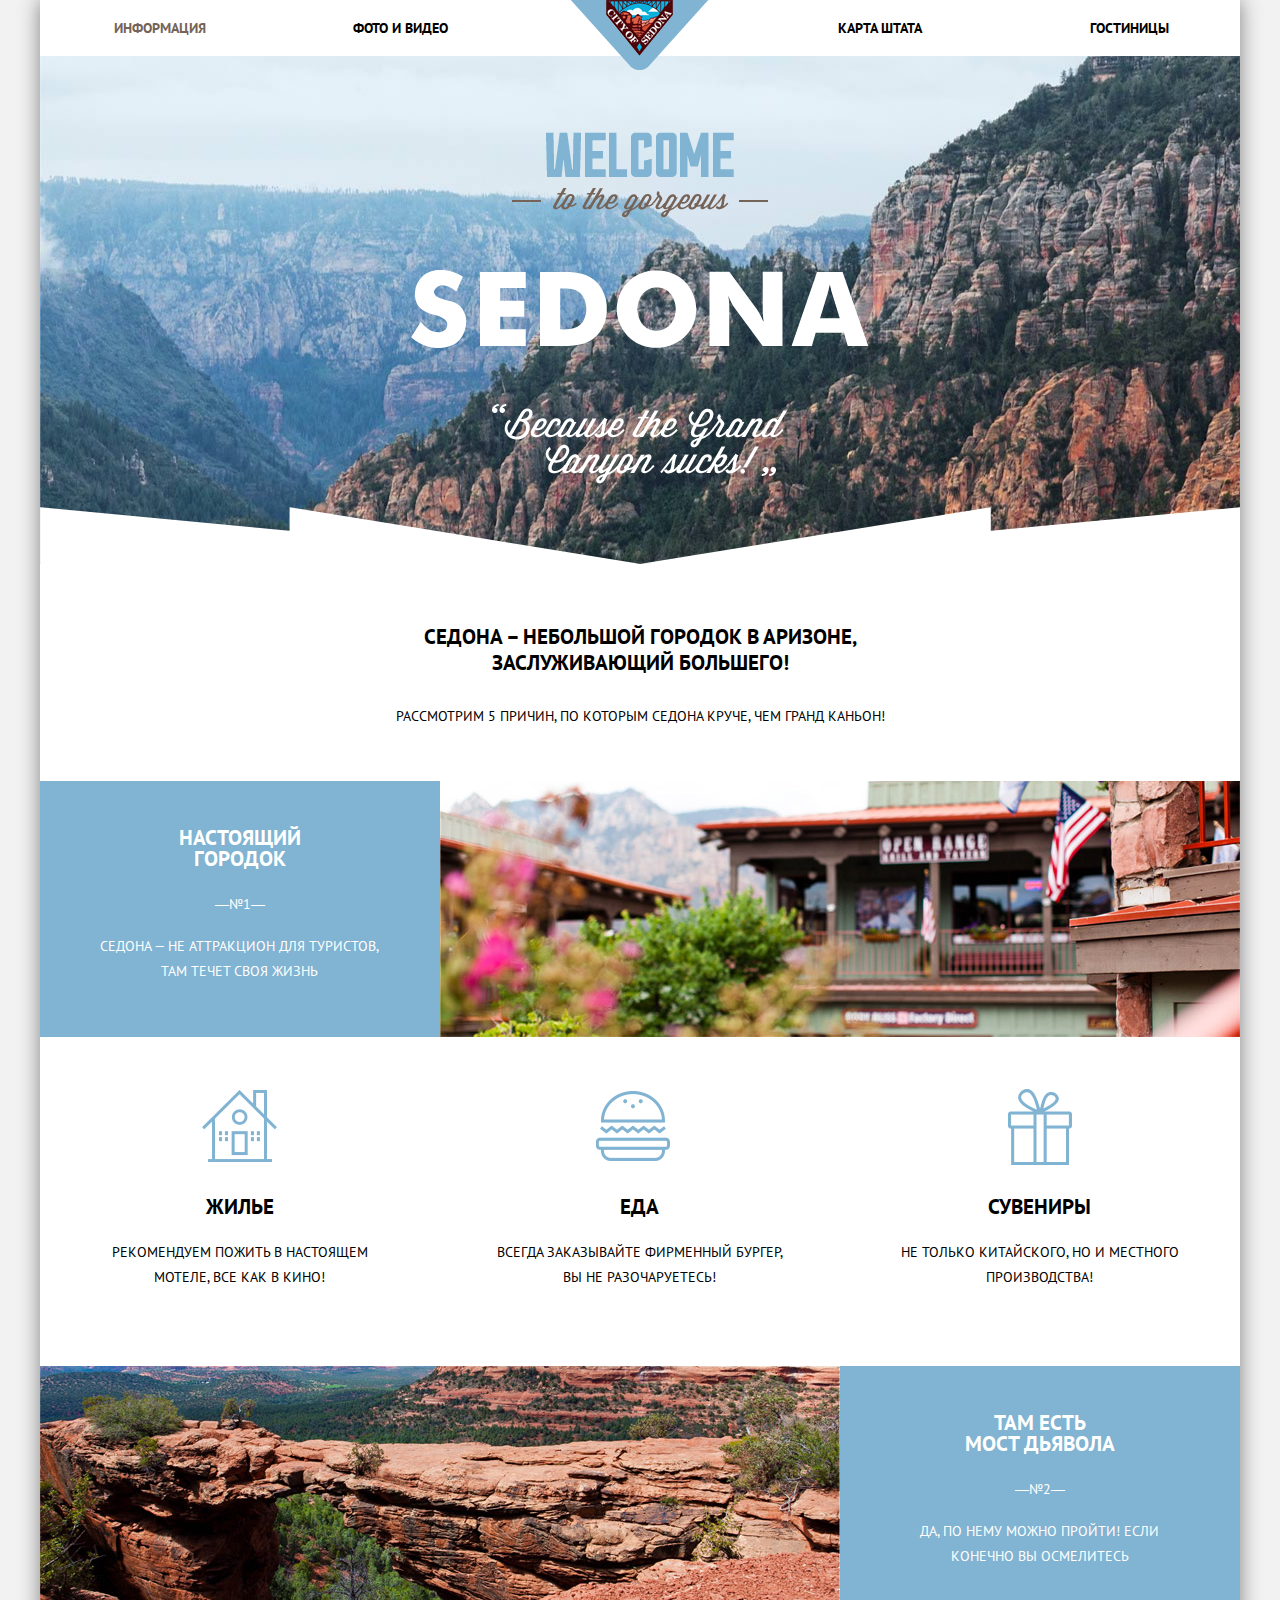
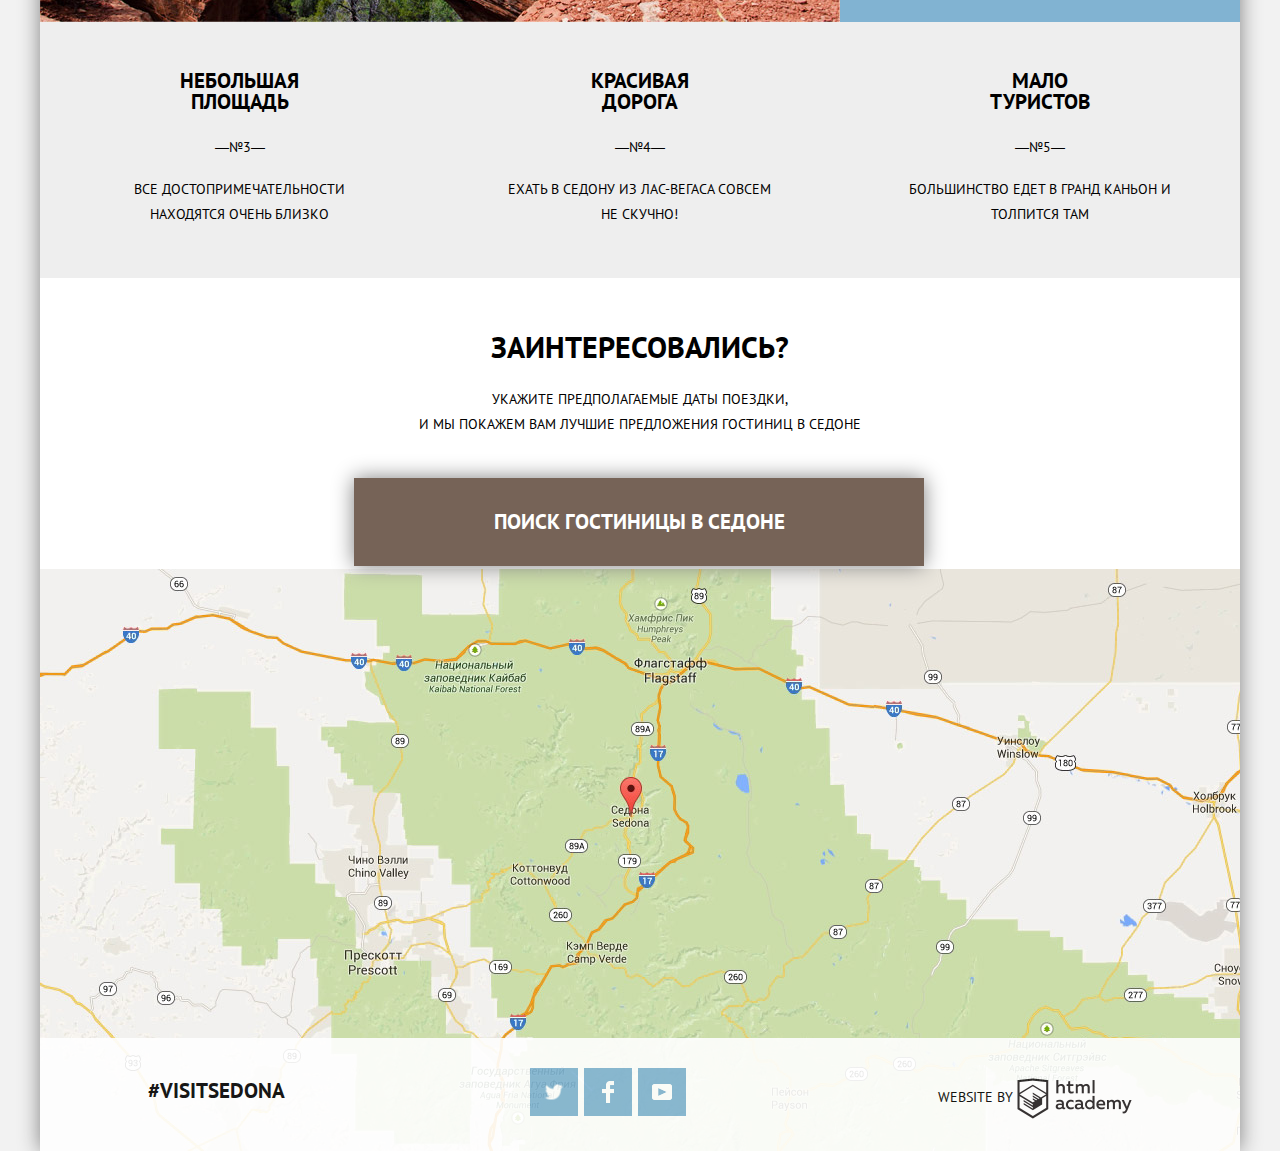
<file: index.html>
<!DOCTYPE html>
<html lang="ru">
<head>
  <meta charset="UTF-8">
  <title>Sedona</title>
  <link rel="stylesheet" href="css/normalize.css">
  <link href="https://fonts.googleapis.com/css?family=PT+Sans:400,700&amp;subset=cyrillic" rel="stylesheet">
  <link rel="stylesheet" href="css/style.min.css">
</head>
<body class="container">
  <header class="main-header">
    <nav class="main-nav">
      <ul>
        <li><a class="disabled">Информация</a></li>
        <li><a href="#">Фото и видео</a></li>
        <li class="logo"><a title="Логотип"></a></li>
        <li><a href="#">Карта штата</a></li>
        <li><a href="hotels.html">Гостиницы</a></li>
      </ul>
    </nav>
  </header>
  <main>
    <div class="welcome-text">
      <img src="img/sedona-main.png" alt="welcome-text" width="458">
    </div>
    <div class="promo">
      <p class="promo-title">Седона – небольшой городок в Аризоне, заслуживающий большего!</p>
      <p class="promo-text">Рассмотрим 5 причин, по которым Седона круче, чем Гранд Каньон!</p>
    </div>
    <div class="reasons">
      <div class="reason-item">
        <h2 class="reason-item-title">Настоящий городок</h2>
        <span class="reason-item-number">―№1―</span>
        <p class="reason-item-text">Седона — не аттракцион для туристов, там течет своя жизнь</p>
      </div>
      <img src="img/market.jpg" alt="Гостиница" width="66.66666%">
    </div>
    <div class="features">
      <div class="feature-item feature-house">
        <h2 class="feature-item-title">Жилье</h2>
        <p class="feature-item-text">Рекомендуем пожить в настоящем мотеле, все как в кино!</p>
      </div>
      <div class="feature-item feature-meal">
        <h2 class="feature-item-title">Еда</h2>
        <p class="feature-item-text">Всегда заказывайте фирменный бургер, вы не разочаруетесь!</p>
      </div>
      <div class="feature-item feature-gift">
        <h2 class="feature-item-title">Сувениры</h2>
        <p class="feature-item-text">Не только Китайского, но и местного производства!</p>
      </div>
    </div>
    <div class="reasons">
      <img src="img/bridge.jpg" alt="Мост Дьявола" width="66.66666%">
      <div class="reason-item">
        <h2 class="reason-item-title">Там есть <br> мост Дьявола</h2>
        <span class="reason-item-number">―№2―</span>
        <p class="reason-item-text">Да, по нему можно пройти! Если конечно вы осмелитесь</p>
      </div>
    </div>
    <div class="reasons-grey">
      <div class="reason-item">
        <h2 class="reason-item-title">Небольшая площадь</h2>
        <span class="reason-item-number">―№3―</span>
        <p class="reason-item-text">Все достопримечательности находятся очень близко</p>
      </div>
      <div class="reason-item">
        <h2 class="reason-item-title">Красивая дорога</h2>
        <span class="reason-item-number">―№4―</span>
        <p class="reason-item-text">Ехать в Седону из Лас-Вегаса совсем не скучно!</p>
      </div>
      <div class="reason-item">
        <h2 class="reason-item-title">Мало туристов</h2>
        <span class="reason-item-number">―№5―</span>
        <p class="reason-item-text">Большинство едет в Гранд Каньон и толпится там</p>
      </div>
    </div>
    <div class="search">
      <h2 class="search-title">Заинтересовались?</h2>
      <p class="search-text">Укажите предполагаемые даты поездки, <br> и мы покажем вам лучшие предложения гостиниц в Седоне</p>
      <div class="map">
        <script type="text/javascript" charset="utf-8" async src="https://api-maps.yandex.ru/services/constructor/1.0/js/?um=constructor%3Aecfb2c292eefc40df33bcd1edb93f7906d83bc614d5f84deba878bf27538d0d1&amp;min-width=768&amp;height=593&amp;lang=ru_RU&amp;scroll=true"></script>
      </div>
      <form action="#" method="post">
        <a href="form.html" class="search-form-title">Поиск гостиницы в Седоне</a>
      <div class="form-content">
       <p>      
        <label for="to">
          Дата заезда: 
        </label>  
        <input type="text" id="to" name="to" value="24 апреля 2017">
        <label class="calendar-icon" for="to"></label>
      </p>
      <p> 
        <label for="from">
          Дата выезда:
        </label>  
        <input type="text" id="from" name="from" value="4 июля 2017">
        <label class="calendar-icon" for="from"></label>
      </p>
      <div class="people-count clearfix">
       <p class="adults">  
        <label for="adults">Взрослые:</label>
        <span class="input-wraper">
          <a href="#" class="search-form-minus">Меньше</a>
          <input type="text" name="adults" id="adults" value="2"> 
          <a href="#" class="search-form-plus">Больше</a>
        </span>
       </p>
       <p class="children">  
         <label for="children">Дети:</label>
        <span class="input-wraper">
          <a href="#" class="search-form-minus">Меньше</a>
          <input type="text" name="children" id="children" value="0"> 
          <a href="#" class="search-form-plus">Больше</a>
        </span>
       </p>
        </div>
        <input type="submit" value="Найти">
      </div>
      </form>
    </div>
  </main>
  <footer class="main-footer">
    <div class="footer-hash">
      <span>#visitsedona</span>
    </div>
    <div class="footer-social">
      <ul>
        <li><a class="footer-social-btn btn-tw" href="#">Твиттер</a></li>
        <li><a class="footer-social-btn btn-fb" href="#">Фейсбук</a></li>
        <li><a class="footer-social-btn btn-ytb" href="#">Ютуб</a></li>
      </ul>
    </div>
    <div class="footer-developer">
      website by 
      <a href="#">HTML academy</a>
    </div>
  </footer>
  <script src="js/script.min.js"></script>
</body>
</html>
</file>
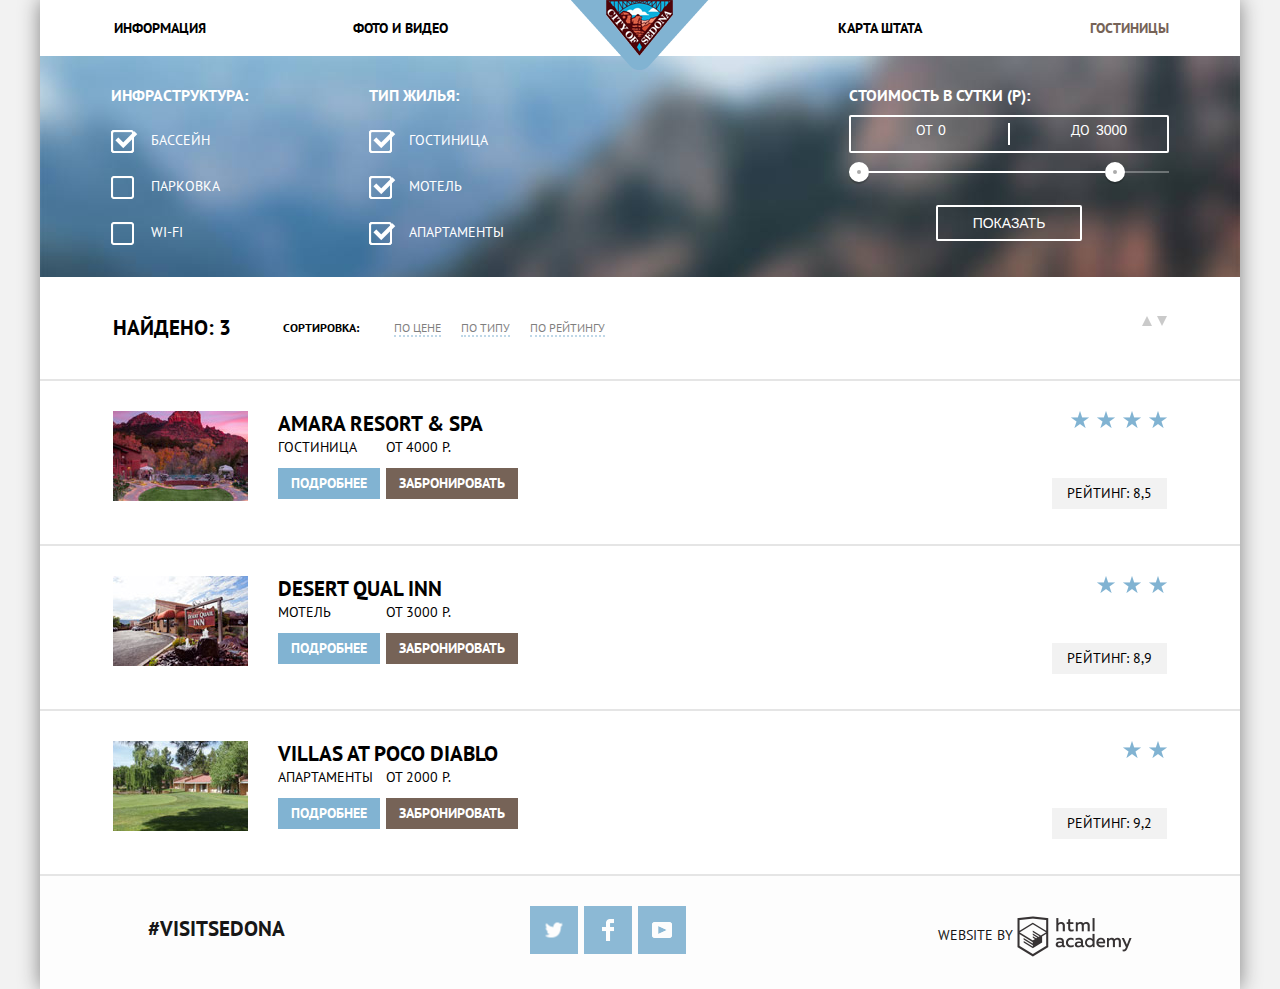
<file: hotels.html>
<!DOCTYPE html>
<html lang="ru">
<head>
  <meta charset="UTF-8">
  <title>Sedona</title>
  <link rel="stylesheet" href="css/normalize.css">
  <link href="https://fonts.googleapis.com/css?family=PT+Sans:400,700&amp;subset=cyrillic" rel="stylesheet">
  <link rel="stylesheet" href="css/style.min.css">
</head>
<body class="container">
  <header class="main-header">
    <nav class="main-nav">
      <ul>
        <li><a href="index.html">Информация</a></li>
        <li><a href="#">Фото и видео</a></li>
        <li class="logo"><a href="index.html" title="Логотип"></a></li>
        <li><a href="#">Карта штата</a></li>
        <li><a class="disabled">Гостиницы</a></li>
      </ul>
    </nav>
  </header>
  <main>
   <div class="hotel-main-chose-block clearfix">
    <div class="hotel-main-chose">
      <h2 class="hotel-main-title">Инфраструктура:</h2>
       
        <input type="checkbox" checked id="swimming-pool" value="swimming-pool">
        <label for="swimming-pool">Бассейн</label>
        <input type="checkbox" id="park" value="park">
        <label for="park">Парковка</label>
        <input type="checkbox" id="Wi-Fi" value="Wi-Fi">
        <label for="Wi-Fi">Wi-Fi</label>
    </div>
    <div class="hotel-main-chose">
      <h2 class="hotel-main-title">Тип жилья:</h2>
      
      <input type="checkbox" id="hottel" value="hottel" checked>
      <label for="hottel">Гостиница</label>
      <input type="checkbox" id="mot" value="mot" checked>
      <label for="mot">Мотель</label>
      <input type="checkbox" id="apartment" value="apartment" checked>
      <label for="apartment">Апартаменты</label>
    </div>
    <div class="filter-range">
      <div class="filter-range-title">Стоимость в сутки (р):
      </div>
      <div class="price-controls">
        <label class="min-price">от <input type="text" name="min-price" value="0"></label>
        <label class="max-price">до <input type="text" name="max-price" value="3000"></label>
      </div>
      <div class="range-controls">
        <div class="scale">
          <div class="bar"></div>
        </div>
        <div class="range-toggle range-toggle-min"></div>
        <div class="range-toggle range-toggle-max"></div>
      </div>
      <button class="btn-transparent" type="submit">Показать</button>
     </div>
    </div>
    <div class="hotal-search">
      <h2 class="hotal-search-title">Найдено: 3</h2>
      <h3>Сортировка:</h3>
      <ul class="hotel-main-breadcrums">
        <li><a href="#">По цене</a></li>
        <li><a href="#">По типу</a></li>
        <li><a href="#">По рейтингу</a></li>
      </ul>
      <div class="arrows-block">
        <b class="arrow-top"></b>
        <b class="arrow-bottom"></b>
      </div>
    </div>
    <div class="main-hotels">
      <div class="hotel-item">
       <div class="hotel-item-view">
        <img src="img/amara.jpg" alt="Amara resort & SPA">
        </div>
        <div class="hotel-item-info">
        <h2 class="hotel-item-title"><a href="#">Amara resort & SPA</a></h2>
        <div class="hotel-item-more-block">
        <span class="hotel-item-sort">Гостиница</span>
        <a href="#" class="hotel-item-btn-more">Подробнее</a>
        </div>
        <div class="hotel-item-price-block">
        <span class="hotel-item-price">От 4000 р.</span>
        <a href="#" class="hotel-item-btn-booking">Забронировать</a>
        </div>
        </div>
        <div class="hotel-item-status">
          <span></span>
          <span></span>
          <span></span>
          <span></span>
          <span class="hotel-item-rang">Рейтинг: 8,5</span>
        </div>
      </div>
      <div class="hotel-item">
       <div class="hotel-item-view">
        <img src=img/desert.jpg alt="Desert qual inn">
        </div>
        <div class="hotel-item-info">
        <h2 class="hotel-item-title"><a href="#">Desert qual inn</a></h2>
        <div class="hotel-item-more-block">
        <span class="hotel-item-sort">Мотель</span>
        <a href="#" class="hotel-item-btn-more">Подробнее</a>
        </div>
        <div class="hotel-item-price-block">
        <span class="hotel-item-price">От 3000 р.</span>
        <a href="#" class="hotel-item-btn-booking">Забронировать</a>
        </div>
        </div>
        <div class="hotel-item-status">
          <span></span>
          <span></span>
          <span></span>
          <span class="hotel-item-rang">Рейтинг: 8,9</span>
        </div>
      </div>
      <div class="hotel-item">
       <div class="hotel-item-view">
        <img src="img/villas.jpg" alt="Villas at poco diablo">
        </div>
        <div class="hotel-item-info">
        <h2 class="hotel-item-title"><a href="#">Villas at poco diablo</a></h2>
        <div class="hotel-item-more-block">
        <span class="hotel-item-sort">Апартаменты</span>
        <a href="#" class="hotel-item-btn-more">Подробнее</a>
        </div>
        <div class="hotel-item-price-block">
        <span class="hotel-item-price">От 2000 р.</span>
        <a href="#" class="hotel-item-btn-booking">Забронировать</a>
        </div>
        </div>
        <div class="hotel-item-status">
          <span></span>
          <span></span>
          <span class="hotel-item-rang">Рейтинг: 9,2</span>
        </div>
      </div>
    </div>
  </main>
  <footer class="main-footer footer-hotels">
      <div class="footer-hash">
          <span>#visitsedona</span>
      </div>
      <div class="footer-social">
          <ul>
              <li><a class="footer-social-btn btn-tw" href="#">Твиттер</a></li>
              <li><a class="footer-social-btn btn-fb" href="#">Фейсбук</a></li>
              <li><a class="footer-social-btn btn-ytb" href="#">Ютуб</a></li>
          </ul>
      </div>
      <div class="footer-developer">
          website by
          <a href="#">HTML academy</a>
      </div>
  </footer>
</body>
</html>
</file>
<file: css/style.min.css>
body{font-family:"PT Sans",sans-serif;text-transform:uppercase;color:#000;font-size:14px;line-height:25px;background:#f2f2f2;max-width:1200px}.container{min-width:768px;margin:0 auto;-webkit-box-shadow:0 0 20px 0 gray;box-shadow:0 0 20px 0 gray;position:relative}.clearfix::after{content:"";display:table;clear:both}.main-header{margin:0;padding:0;background:#fff}.main-header ul{padding:0;margin:0;font-size:0}.main-nav li{width:20%;display:inline-block;list-style:none;vertical-align:top;-webkit-box-sizing:border-box;box-sizing:border-box;font-size:0}.main-nav a{font-size:14px;display:inline-block;width:100%;padding:0 2%;text-align:center;text-decoration:none;color:#000;font-weight:900;line-height:56px;-webkit-box-sizing:border-box;box-sizing:border-box}.main-nav li:last-of-type{padding-left:18px}.logo{position:relative}.logo a{background:url(../img/logo.png) no-repeat;height:70px;position:absolute;top:0;left:50%;margin-left:-69px;z-index:5}.main-nav a:not(.disabled):hover{color:#81b3d2}.main-nav a:not(.disabled):active{color:#bcbcbc}.main-nav .disabled{color:#766357}.welcome-text{background:#dbe8f2;background-image:url(../img/liner.png),url(../img/background.jpg);background-repeat:no-repeat;background-position:bottom center,center 21%}.welcome-text img{display:block;width:458px;min-height:352px;padding-top:76px;padding-bottom:80px;margin-right:auto;margin-left:auto}.promo{background:#fff}.promo-title{display:block;width:50%;margin:0;margin:0 auto;font-size:21px;line-height:26px;font-weight:900;padding-top:60px;padding-bottom:28px;text-align:center}.promo-text{margin:0;text-align:center;padding-bottom:52px}.reasons{display:-webkit-box;display:-ms-flexbox;display:flex;-webkit-box-orient:horizontal;-webkit-box-direction:normal;-ms-flex-direction:row;flex-direction:row;-ms-flex-wrap:wrap;flex-wrap:wrap;padding:0;margin:0}.reasons img{width:66.66666%;min-height:256px;-o-object-fit:cover;object-fit:cover}.reason-item{width:33.33333%;background:#81b3d2;color:#fff;text-align:center;padding:0 4%;-webkit-box-sizing:border-box;box-sizing:border-box}.reason-item-title{margin:0;font-weight:700;padding:0 24%;padding-top:15%;padding-bottom:23px;line-height:21px;font-size:21px}.reason-item-text{margin:0;padding-top:17px;padding-bottom:17%}.reasons-grey{display:-webkit-box;display:-ms-flexbox;display:flex;-ms-flex-wrap:wrap;flex-wrap:wrap;-ms-flex-pack:distribute;justify-content:space-around;-webkit-box-orient:horizontal;-webkit-box-direction:normal;-ms-flex-direction:row;flex-direction:row;background:#eee}.reasons-grey .reason-item{background:#eee;color:#000;padding-right:5%;padding-left:5%}.reasons-grey .reason-item-title{padding-top:17%}.reasons-grey .reason-item-text{padding-bottom:18.2%}.features{display:-webkit-box;display:-ms-flexbox;display:flex;-webkit-box-orient:horizontal;-webkit-box-direction:normal;-ms-flex-direction:row;flex-direction:row;-ms-flex-pack:distribute;justify-content:space-around;-ms-flex-wrap:wrap;flex-wrap:wrap;background:#fff}.feature-item{width:33.33333%;text-align:center;padding:0 4%;-webkit-box-sizing:border-box;box-sizing:border-box}.feature-item-title{margin:0;padding-top:159px;padding-bottom:23px;font-size:21px;line-height:21px}.feature-item-text{margin:0;padding-bottom:25%}.feature-house{background:url(../img/house-icon.png) no-repeat 50% 53px}.feature-meal{background:url(../img/meal-icon.png) no-repeat 48% 54px}.feature-gift{background:url(../img/gift-icon.png) no-repeat 50% 52px}.search{background:#fff;text-align:center;position:relative}.search-title{margin:0;font-size:30px;line-height:36px;padding-top:51px;padding-bottom:22px}.search-text{margin:0;padding-bottom:132px}.map{background:url(../img/map.jpg) no-repeat center top;height:582px;width:100%}form{width:570px;position:absolute;z-index:50;top:23%;left:50%;margin-left:-286px;-webkit-box-shadow:0 0 20px 0 grey;box-shadow:0 0 20px 0 grey}.search-form-title{margin:0;font-size:21px;line-height:26px;font-weight:900;padding:31px;display:block;background:#766357;color:#fff;margin:0 auto;-webkit-box-sizing:border-box;box-sizing:border-box;position:relative;z-index:100;text-align:center;text-decoration:none}.search-form-title:hover{background:#604e43}.search-form-title:active{background:#503e33;color:#857871}.form-content{display:block;padding:55px 56px 55px 58px;background:#fff;-webkit-box-sizing:border-box;box-sizing:border-box;font-weight:700;text-align:left;display:none}.form-content-show{display:block;-webkit-animation:slide 1s linear;animation:slide 1s linear}@-webkit-keyframes slide{0%{-webkit-transform:translateY(-80px);transform:translateY(-80px);opacity:.3}100%{-webkit-transform:translateY(0);transform:translateY(0);opacity:1}}.form-content p{font-size:0;margin-bottom:29px;position:relative;display:inline-block}.form-content label:not(.calendar-icon){display:inline-block;width:112px;vertical-align:middle;font-size:14px;font-weight:900}.form-content input[type=text]{font-family:"PT Sans",sans-serif;width:344px;height:38px;display:inline-block;padding:5px 12px;padding-right:40px;-webkit-box-sizing:border-box;box-sizing:border-box;background:#f2f2f2;font-weight:700;color:#000;text-transform:uppercase;border:none;font-size:14px;vertical-align:middle}.form-content input[type=text]:hover{background:#ebebeb}.form-content input[type=text]:focus{background:#fff;border:2px solid #e5e5e5;outline:0}.calendar-icon{position:absolute;top:8px;right:7px;width:21px;height:22px;background:url(../img/spritesheet.png) no-repeat;background-position:-321px -10px;opacity:.5}.calendar-icon:hover{background-position:-280px -10px;opacity:1}.calendar-icon:active{background-position:-321px -10px;opacity:1}.input-wraper{font-size:0}.adults{float:left;width:50%}.children{float:right;width:50%}.adults input[type=text],.children input[type=text],.input-wraper a{font-family:"PT Sans",sans-serif;display:inline-block;width:38px;height:38px;-webkit-box-sizing:border-box;box-sizing:border-box;background:#f2f2f2;padding:5px;vertical-align:middle;text-align:center}.input-wraper input[type=text]{pointer-events:none}.input-wraper input[type=text]:focus{border:none}.children label{text-align:right;padding-right:20px;-webkit-box-sizing:border-box;box-sizing:border-box}.search-form-minus,.search-form-plus{position:relative}.search-form-minus::before,.search-form-plus::before{content:"";position:absolute;top:50%;left:50%;width:12px;height:3px;background:#a9a9a9;-webkit-transform:translate(-50%,-50%);transform:translate(-50%,-50%)}.search-form-plus::after{content:"";position:absolute;top:50%;left:50%;width:3px;height:12px;background:#a9a9a9;-webkit-transform:translate(-50%,-50%);transform:translate(-50%,-50%)}.search-form-minus:hover::before,.search-form-plus:hover::after,.search-form-plus:hover::before{background:#000}.search-form-minus:active::before,.search-form-plus:active::after,.search-form-plus:active::before{background:#81b3d2}input[type=submit]{font-family:"PT Sans",sans-serif;width:100%;border:none;background:#81b3d2;color:#fff;text-transform:uppercase;font-weight:700;font-size:21px;line-height:26px;padding:16px;margin-top:27px}input[type=submit]:hover{background:#669ec0}input[type=submit]:active{background:#5496bd;color:#88b6d1}.main-footer{display:-moz-flex;display:-ms-flex;display:-o-flex;display:-webkit-box;display:-ms-flexbox;display:flex;-ms-flex-wrap:wrap;flex-wrap:wrap;background:#fff;width:100%;opacity:.9;position:absolute;bottom:0;left:0;z-index:5;font-size:0;margin:auto}.footer-hash{margin:40px;margin-left:9%;margin-right:auto}.footer-hash span{font-size:21px;line-height:26px;font-weight:900}.footer-social{width:33.33333%;text-align:center;margin-top:30px}.footer-social ul{margin:0;padding:0;display:-moz-flex;display:-ms-flex;display:-o-flex;display:-webkit-box;display:-ms-flexbox;display:flex;-webkit-box-pack:center;-ms-flex-pack:center;justify-content:center;-webkit-box-align:center;-ms-flex-align:center;align-items:center}.footer-social-btn{display:inline-block;width:48px;height:48px;background:#81b3d2;margin-right:6px;position:relative}.footer-social-btn::before{content:"";position:absolute;width:48px;height:48px;top:50%;left:50%;-webkit-transform:translate(-50%,-50%);transform:translate(-50%,-50%);background:url(../img/spritesheet.png) no-repeat}.btn-tw::before{width:17px;height:15px;background-position:-522px -10px}.btn-fb::before{width:12px;height:22px;background-position:-452px -10px}.btn-ytb::before{width:20px;height:16px;background-position:-559px -10px}.footer-social-btn:hover{background:#669ec0}.footer-social-btn:active{background:#5496bd}.footer-social-btn:active::before{opacity:.5}.footer-developer{margin-top:40px;font-size:14px;text-align:right;margin-right:9%;margin-left:auto}.footer-developer a{display:inline-block;vertical-align:middle;width:115px;height:41px;font-size:0;background:url(../img/spritesheet.png) no-repeat;background-position:-145px -10px}.footer-developer a:hover{background-position:-10px -10px}.footer-developer a:active{background-position:-145px -10px;opacity:.5}.hotel-main-chose-block{background:#3b4c54 url(../img/hotels-back.jpg) no-repeat top;padding:29px 71px 34px 71px}.hotel-main-chose{float:left;vertical-align:middle;width:23%;padding-left:15px;-webkit-box-sizing:border-box;box-sizing:border-box}.hotel-main-chose:nth-of-type(1){padding-left:0}.hotel-main-title{color:#fff;margin:0;font-weight:700;font-size:16px;line-height:21px;margin-bottom:24px}.hotel-main-chose input[type=checkbox]{display:none}input[type=checkbox]+label{display:block;color:#fff;font-size:14px;line-height:21px;margin-bottom:25px;padding-left:40px;position:relative;cursor:pointer}.hotel-main-chose label:nth-of-type(3){margin-bottom:0}input[type=checkbox]+label::before{content:"";position:absolute;top:0;left:0;background:url(../img/spritesheet.png) no-repeat 0 0;width:23px;height:23px;background-position:-362px -10px}input[type=checkbox]:checked+label::after{content:"";position:absolute;top:0;left:0;background:url(../img/spritesheet.png) no-repeat 0 0;width:27px;height:23px;background-position:-405px -10px}.filter-range{float:right;color:#fff;width:320px}.filter-range-title{margin-bottom:9px;font-weight:600;font-size:16px;line-height:21px}.price-controls{position:relative;height:34px;margin-bottom:18px;font-size:0;border:2px solid #fff;border-radius:2px}.price-controls::after{content:"";position:absolute;top:50%;left:50%;width:2px;height:22px;background:#fff;-webkit-transform:translate(-50%,-50%);transform:translate(-50%,-50%)}.price-controls label{display:inline-block;font-size:14px;line-height:25px;vertical-align:top;cursor:pointer}.price-controls .max-price,.price-controls .min-price{width:90px;padding-left:65px}.price-controls input{width:50px;margin:0;color:inherit;font-size:14px;line-height:25px;background:0 0;border:none}.range-controls{position:relative;margin-bottom:32px}.range-controls .scale{height:2px;background:rgba(255,255,255,.3)}.range-controls .bar{width:80%;height:2px;background:#fff}.range-toggle{position:absolute;top:-9px;width:4px;height:4px;background:#ababab;border:8px solid #fff;border-radius:50%;-webkit-box-shadow:0 2px 1px 0 rgba(0,1,1,.2);box-shadow:0 2px 1px 0 rgba(0,1,1,.2);cursor:pointer}.range-toggle:hover{background:#1c4f80}.range-toggle-min{left:0}.range-toggle-max{left:80%}.btn-transparent{display:block;margin:0 auto;padding:6px 35px;font-size:14px;line-height:20px;color:#fff;text-transform:uppercase;background:0 0;border:2px solid #fff;border-radius:2px;cursor:pointer;outline:0}.btn-transparent:hover{color:#000;background:#fff}.footer-hotels{position:static;background:#fff;width:100%;opacity:.9;font-size:0}.hotal-search{padding:32px 73px;font-size:0;background:#fff;border-bottom:2px solid #e5e5e5}.hotal-search-title{margin:0;font-size:21px;line-height:26px;font-weight:700;display:inline-block;margin-right:52px;vertical-align:middle}.hotal-search-title+h3{margin:0;font-size:12px;line-height:18px;display:inline-block;margin-right:25px;vertical-align:middle}.hotel-main-breadcrums{margin:0;padding:0;list-style:none;display:inline-block;vertical-align:middle;font-size:0}.hotel-main-breadcrums li{display:inline-block;vertical-align:middle;font-size:12px;line-height:18px;padding:10px}.hotel-main-breadcrums a{text-decoration:none;border-bottom:2px dotted #81b3d2;color:#000;opacity:.5}.hotel-main-breadcrums a:hover{color:#81b3d2;opacity:1}.hotel-main-breadcrums a:active{color:#000;border-bottom:none;opacity:1}.arrows-block{float:right}.arrows-block b{display:inline-block;width:0;height:0;vertical-align:middle;margin-left:5px}.arrow-top{border:10px solid #81b3d2;border-right-width:5px;border-left-width:5px;border-top-width:0;border-bottom-color:#cacaca;border-right-color:transparent;border-left-color:transparent}.arrow-bottom{border:10px solid #81b3d2;border-bottom-width:0;border-right-width:5px;border-left-width:5px;border-top-color:#cacaca;border-right-color:transparent;border-left-color:transparent}.arrow-top:hover{border-bottom-color:#000}.arrow-bottom:hover{border-top-color:#000}.arrow-top:active{border-bottom-color:#81b3d2}.arrow-bottom:active{border-top-color:#81b3d2}.main-hotels{background:#fff}.hotel-item{padding:30px 73px;border-bottom:2px solid #e5e5e5;font-size:0}.hotel-item-view{display:inline-block;margin-right:30px}.hotel-item-info{display:inline-block;vertical-align:top;font-size:0}.hotel-item-title{margin:0;font-size:21px;line-height:26px;font-weight:700}.hotel-item-title a{color:#000;text-decoration:none}.hotel-item-title a:hover{color:#81b3d2}.hotel-item-title a:active{color:#b2b2b2}.hotel-item-more-block{display:inline-block;font-size:14px;line-height:21px;margin-right:6px;vertical-align:bottom}.hotel-item-price-block{display:inline-block;font-size:14px;line-height:21px;vertical-align:bottom}.hotel-item-btn-more{background:#81b3d2;padding:5px 13px;font-weight:700;color:#fff;text-decoration:none;display:block;margin-top:10px}.hotel-item-btn-more:hover{background:#669ec0}.hotel-item-btn-more:active{background:#5496bd;color:#88b6d1}.hotel-item-btn-booking{background:#766357;padding:5px 13px;font-weight:700;color:#fff;text-decoration:none;display:block;margin-top:10px}.hotel-item-btn-booking:hover{background:#604e43}.hotel-item-btn-booking:active{background:#604e43;color:#766860}.hotel-item-status{float:right;font-size:14px;line-height:21px;text-align:right;font-size:0}.hotel-item-status span:not(.hotel-item-rang){display:inline-block;vertical-align:middle;font-size:0;width:18px;height:17px;background:url(../img/spritesheet.png) no-repeat -484px -10px;margin-bottom:50px;margin-left:8px}.hotel-item-rang{background:#f2f2f2;padding:5px 15px;display:block;font-size:14px}
</file>
